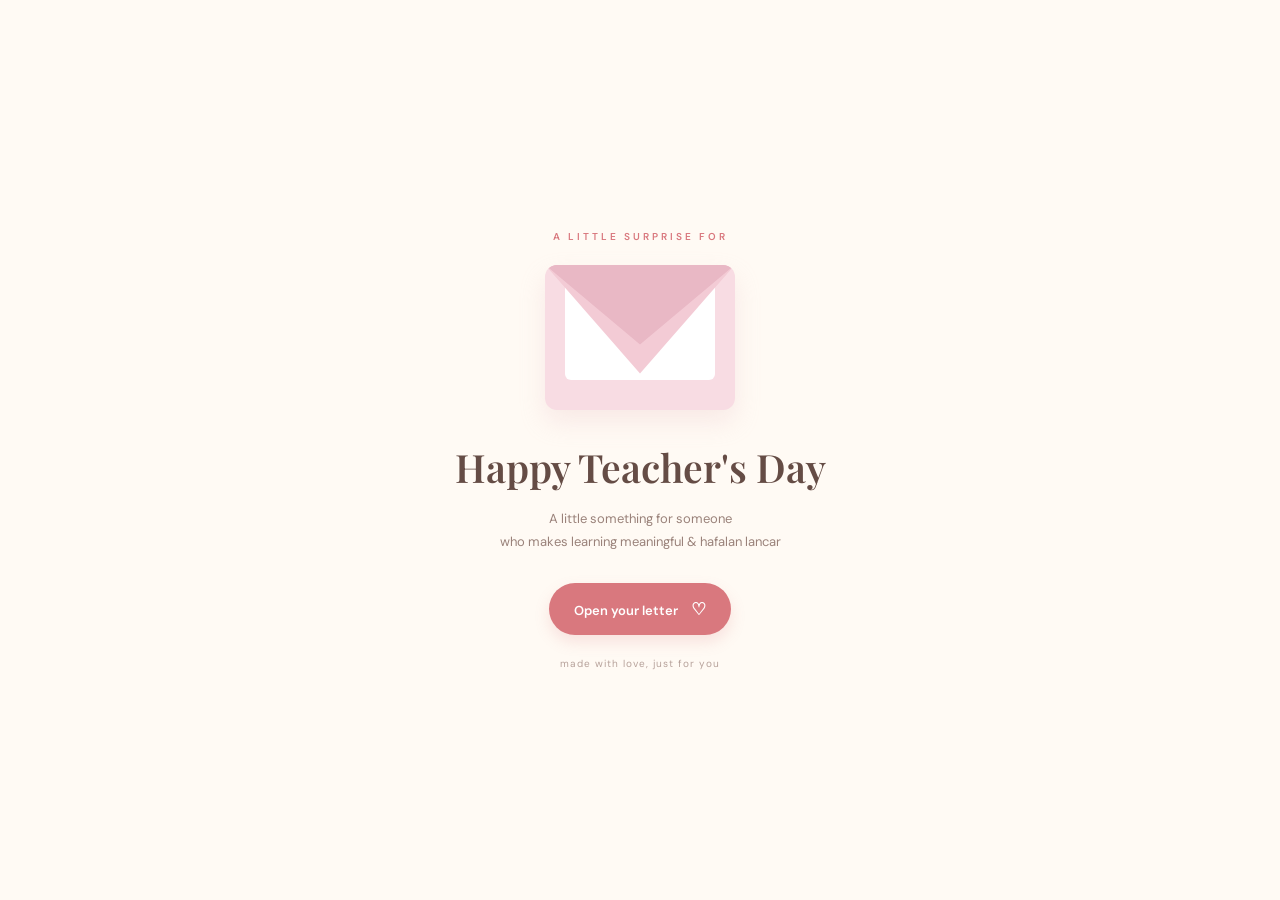
<file: index.html>
<!DOCTYPE html>
<html lang="en">
<head>
  <meta charset="UTF-8">
  <meta name="viewport" content="width=device-width, initial-scale=1.0">
  <title>A Little Thank You | Ustazah Cahya</title>
  <link rel="stylesheet" href="style.css">
</head>
<body>

  <div class="petals" id="petals"></div>

  <main class="app">

    <!-- Opening -->
    <section class="screen active" id="opening">
      <div class="tiny-label">A LITTLE SURPRISE FOR</div>

      <div class="envelope" id="envelope">
        <div class="envelope-flap"></div>
        <div class="letter-preview">
          <span>For youu! ♡</span>
        </div>
        <div class="envelope-front">
          <span>♡</span>
        </div>
      </div>

      <h1>Happy Teacher's Day</h1>
      <p class="subtitle">A little something for someone<br>who makes learning meaningful & hafalan lancar</p>

      <button class="main-button" id="openButton">
        Open your letter <span>♡</span>
      </button>

      <p class="small-note">made with love, just for you</p>
    </section>

    <!-- Letter -->
    <section class="screen" id="letter">
      <div class="flower flower-one">✿</div>
      <div class="flower flower-two">❀</div>

      <div class="tiny-label">A LETTER FOR YOU</div>
      <h2>Dear Ustazah Cahyaa camila,</h2>

      <div class="letter-card">
        <p id="message"></p>
        <div class="teacher-photo">
    <img src="ustazah-cahya.jpg.jpeg" alt="Ustazah Cahya">
    <p>Our lovely teacher ♡</p>
</div>
      </div>

      <button class="main-button" id="nextButton">
        One more thing <span>♡</span>
      </button>
    </section>

    <!-- Final -->
    <section class="screen" id="ending">
      <div class="bouquet">💐</div>

      <div class="tiny-label">WITH LOVE & GRATITUDE</div>
      <h1>Thank you,<br>Ustazah Cahya!</h1>

      <p class="final-message">
        May Allah always bless you with happiness,
        good health, and endless barakah.
      </p>

      <div class="heart">♡</div>

      <p class="signature">With love,<br><strong>Khaira</strong></p>

      <button class="main-button" id="replayButton">
        Read it again
      </button>
    </section>

  </main>

  <script src="script.js"></script>
</body>
</html>
</file>
<file: style.css>
@import url('https://fonts.googleapis.com/css2?family=DM+Sans:wght@400;500;600&family=Playfair+Display:wght@500;600;700&display=swap');

:root {
  --cream: #fffaf4;
  --pink: #f8dce3;
  --pink-dark: #e99aaa;
  --coral: #d9787e;
  --brown: #654c45;
  --sage: #b8c7a5;
  --white: #ffffff;
}

* {
  box-sizing: border-box;
  margin: 0;
  padding: 0;
}

body {
  min-height: 100vh;
  min-height: 100dvh;
  background: var(--cream);
  color: var(--brown);
  font-family: "DM Sans", sans-serif;
  overflow-x: hidden;
}

.app {
  position: relative;
  width: 100%;
  max-width: 430px;
  min-height: 100vh;
  min-height: 100dvh;
  margin: 0 auto;
  padding: 32px 24px;
  display: flex;
  align-items: center;
  justify-content: center;
}

.screen {
  display: none;
  width: 100%;
  text-align: center;
  animation: fadeIn 0.8s ease;
}

.screen.active {
  display: block;
}

.tiny-label {
  font-size: 10px;
  letter-spacing: 3px;
  font-weight: 600;
  color: var(--coral);
  margin-bottom: 22px;
}

h1, h2 {
  font-family: "Playfair Display", serif;
  font-weight: 600;
}

h1 {
  font-size: clamp(30px, 8vw, 39px);
  line-height: 1.2;
  margin-bottom: 16px;
}

h2 {
  font-size: 27px;
  margin-bottom: 24px;
}

.subtitle {
  font-size: 13px;
  line-height: 1.8;
  color: #9a827a;
  margin-bottom: 30px;
}

/* Envelope */

.envelope {
  position: relative;
  width: 190px;
  height: 145px;
  margin: 0 auto 34px;
  background: var(--pink);
  border-radius: 12px;
  box-shadow: 0 12px 25px #e7c4c84d;
  cursor: pointer;
  animation: float 3s ease-in-out infinite;
}

.envelope-front {
  position: absolute;
  inset: 0;
  background: #f3cbd5;
  clip-path: polygon(0 0, 100% 0, 50% 75%);
  border-radius: 12px;
  z-index: 3;
}

.envelope-front span {
  position: absolute;
  top: 40px;
  left: 50%;
  transform: translateX(-50%);
  color: var(--coral);
  font-size: 30px;
}

.envelope-flap {
  position: absolute;
  inset: 0;
  background: #e9b8c5;
  clip-path: polygon(0 0, 50% 55%, 100% 0);
  border-radius: 12px;
  z-index: 4;
  transform-origin: top;
  transition: transform 0.7s ease;
}

.letter-preview {
  position: absolute;
  top: 15px;
  left: 20px;
  right: 20px;
  height: 100px;
  background: var(--white);
  border-radius: 6px;
  display: flex;
  justify-content: center;
  padding-top: 22px;
  color: var(--coral);
  font-family: "Playfair Display", serif;
  font-size: 17px;
}

.envelope.open .envelope-flap {
  transform: rotateX(180deg);
}

.envelope.open {
  animation: none;
}

/* Buttons */

.main-button {
  border: none;
  background: var(--coral);
  color: white;
  padding: 15px 25px;
  min-height: 50px;
  border-radius: 50px;
  font-family: "DM Sans", sans-serif;
  font-size: 13px;
  font-weight: 600;
  cursor: pointer;
  box-shadow: 0 7px 15px #d9787e30;
  transition: transform 0.2s, background 0.2s;
}

.main-button:active {
  transform: scale(0.96);
}

.main-button span {
  margin-left: 10px;
  font-size: 17px;
}

.small-note {
  margin-top: 22px;
  font-size: 10px;
  color: #b6a19a;
  letter-spacing: 1px;
}

/* Letter page */

.letter-card {
  background: white;
  border: 1px solid #f3e4df;
  border-radius: 18px;
  padding: 26px 22px;
  margin-bottom: 26px;
  text-align: left;
  box-shadow: 0 10px 30px #cdb7a51a;
}

.letter-card p {
  font-size: 14px;
  line-height: 1.95;
  white-space: pre-line;
  color: #806b64;
}

.flower {
  position: absolute;
  color: var(--pink-dark);
  font-size: 40px;
  opacity: 0.7;
  animation: float 4s ease-in-out infinite;
}

.flower-one {
  top: 45px;
  left: 18px;
}

.flower-two {
  right: 20px;
  bottom: 65px;
  color: var(--sage);
}

/* Ending */

.bouquet {
  font-size: 70px;
  margin-bottom: 24px;
  animation: float 3s ease-in-out infinite;
}

.final-message {
  font-size: 14px;
  line-height: 1.9;
  color: #927b73;
  max-width: 290px;
  margin: 0 auto 24px;
}

.heart {
  font-size: 40px;
  color: var(--coral);
  margin-bottom: 18px;
  animation: heartbeat 1.5s ease-in-out infinite;
}

.signature {
  font-family: "Playfair Display", serif;
  font-size: 18px;
  line-height: 1.8;
  margin-bottom: 28px;
}

/* Floating petals */

.petal {
  position: fixed;
  top: -20px;
  color: #e9aab8;
  opacity: 0.6;
  pointer-events: none;
  animation: fall linear forwards;
  z-index: 0;
}

.app {
  z-index: 1;
}

/* Animations */

@keyframes fadeIn {
  from {
    opacity: 0;
    transform: translateY(15px);
  }

  to {
    opacity: 1;
    transform: translateY(0);
  }
}

@keyframes float {
  0%, 100% {
    transform: translateY(0);
  }

  50% {
    transform: translateY(-10px);
  }
}

@keyframes heartbeat {
  0%, 100% {
    transform: scale(1);
  }

  50% {
    transform: scale(1.15);
  }
}

@keyframes fall {
  to {
    transform: translateY(110vh) rotate(360deg);
    opacity: 0;
  }
}

/* Small phones */

@media (max-width: 360px) {
  .app {
    padding: 24px 18px;
  }

  h1 {
    font-size: 30px;
  }

  .letter-card {
    padding: 22px 18px;
  }

  .letter-card p {
    font-size: 13px;
  }
}

@media (prefers-reduced-motion: reduce) {
  *, *::before, *::after {
    animation-duration: 0.01ms !important;
    animation-iteration-count: 1 !important;
    transition-duration: 0.01ms !important;
  }
}
.teacher-photo {
    margin: 30px auto 20px;
    text-align: center;
    opacity: 0;
    animation: photoAppear 1.5s ease forwards;
    animation-delay: 0.5s;
}

.teacher-photo img {
    width: 180px;
    height: 230px;
    object-fit: cover;
    border-radius: 18px;
    border: 4px solid white;
    box-shadow: 0 8px 25px rgba(220, 150, 170, 0.25);

    animation: photoFloat 4s ease-in-out infinite;
}

.teacher-photo p {
    margin-top: 12px;
    font-size: 14px;
    color: #b77b91;
    font-style: italic;
}

@keyframes photoAppear {
    from {
        opacity: 0;
        transform: translateY(30px) scale(0.9);
    }

    to {
        opacity: 1;
        transform: translateY(0) scale(1);
    }
}

@keyframes photoFloat {
    0%, 100% {
        transform: translateY(0);
    }

    50% {
        transform: translateY(-8px);
    }
}
</file>
<file: for zah cahya/style.css>
@import url('https://fonts.googleapis.com/css2?family=DM+Sans:wght@400;500;600&family=Playfair+Display:wght@500;600;700&display=swap');

:root {
  --cream: #fffaf4;
  --pink: #f8dce3;
  --pink-dark: #e99aaa;
  --coral: #d9787e;
  --brown: #654c45;
  --sage: #b8c7a5;
  --white: #ffffff;
}

* {
  box-sizing: border-box;
  margin: 0;
  padding: 0;
}

body {
  min-height: 100vh;
  min-height: 100dvh;
  background: var(--cream);
  color: var(--brown);
  font-family: "DM Sans", sans-serif;
  overflow-x: hidden;
}

.app {
  position: relative;
  width: 100%;
  max-width: 430px;
  min-height: 100vh;
  min-height: 100dvh;
  margin: 0 auto;
  padding: 32px 24px;
  display: flex;
  align-items: center;
  justify-content: center;
}

.screen {
  display: none;
  width: 100%;
  text-align: center;
  animation: fadeIn 0.8s ease;
}

.screen.active {
  display: block;
}

.tiny-label {
  font-size: 10px;
  letter-spacing: 3px;
  font-weight: 600;
  color: var(--coral);
  margin-bottom: 22px;
}

h1, h2 {
  font-family: "Playfair Display", serif;
  font-weight: 600;
}

h1 {
  font-size: clamp(30px, 8vw, 39px);
  line-height: 1.2;
  margin-bottom: 16px;
}

h2 {
  font-size: 27px;
  margin-bottom: 24px;
}

.subtitle {
  font-size: 13px;
  line-height: 1.8;
  color: #9a827a;
  margin-bottom: 30px;
}

/* Envelope */

.envelope {
  position: relative;
  width: 190px;
  height: 145px;
  margin: 0 auto 34px;
  background: var(--pink);
  border-radius: 12px;
  box-shadow: 0 12px 25px #e7c4c84d;
  cursor: pointer;
  animation: float 3s ease-in-out infinite;
}

.envelope-front {
  position: absolute;
  inset: 0;
  background: #f3cbd5;
  clip-path: polygon(0 0, 100% 0, 50% 75%);
  border-radius: 12px;
  z-index: 3;
}

.envelope-front span {
  position: absolute;
  top: 40px;
  left: 50%;
  transform: translateX(-50%);
  color: var(--coral);
  font-size: 30px;
}

.envelope-flap {
  position: absolute;
  inset: 0;
  background: #e9b8c5;
  clip-path: polygon(0 0, 50% 55%, 100% 0);
  border-radius: 12px;
  z-index: 4;
  transform-origin: top;
  transition: transform 0.7s ease;
}

.letter-preview {
  position: absolute;
  top: 15px;
  left: 20px;
  right: 20px;
  height: 100px;
  background: var(--white);
  border-radius: 6px;
  display: flex;
  justify-content: center;
  padding-top: 22px;
  color: var(--coral);
  font-family: "Playfair Display", serif;
  font-size: 17px;
}

.envelope.open .envelope-flap {
  transform: rotateX(180deg);
}

.envelope.open {
  animation: none;
}

/* Buttons */

.main-button {
  border: none;
  background: var(--coral);
  color: white;
  padding: 15px 25px;
  min-height: 50px;
  border-radius: 50px;
  font-family: "DM Sans", sans-serif;
  font-size: 13px;
  font-weight: 600;
  cursor: pointer;
  box-shadow: 0 7px 15px #d9787e30;
  transition: transform 0.2s, background 0.2s;
}

.main-button:active {
  transform: scale(0.96);
}

.main-button span {
  margin-left: 10px;
  font-size: 17px;
}

.small-note {
  margin-top: 22px;
  font-size: 10px;
  color: #b6a19a;
  letter-spacing: 1px;
}

/* Letter page */

.letter-card {
  background: white;
  border: 1px solid #f3e4df;
  border-radius: 18px;
  padding: 26px 22px;
  margin-bottom: 26px;
  text-align: left;
  box-shadow: 0 10px 30px #cdb7a51a;
}

.letter-card p {
  font-size: 14px;
  line-height: 1.95;
  white-space: pre-line;
  color: #806b64;
}

.flower {
  position: absolute;
  color: var(--pink-dark);
  font-size: 40px;
  opacity: 0.7;
  animation: float 4s ease-in-out infinite;
}

.flower-one {
  top: 45px;
  left: 18px;
}

.flower-two {
  right: 20px;
  bottom: 65px;
  color: var(--sage);
}

/* Ending */

.bouquet {
  font-size: 70px;
  margin-bottom: 24px;
  animation: float 3s ease-in-out infinite;
}

.final-message {
  font-size: 14px;
  line-height: 1.9;
  color: #927b73;
  max-width: 290px;
  margin: 0 auto 24px;
}

.heart {
  font-size: 40px;
  color: var(--coral);
  margin-bottom: 18px;
  animation: heartbeat 1.5s ease-in-out infinite;
}

.signature {
  font-family: "Playfair Display", serif;
  font-size: 18px;
  line-height: 1.8;
  margin-bottom: 28px;
}

/* Floating petals */

.petal {
  position: fixed;
  top: -20px;
  color: #e9aab8;
  opacity: 0.6;
  pointer-events: none;
  animation: fall linear forwards;
  z-index: 0;
}

.app {
  z-index: 1;
}

/* Animations */

@keyframes fadeIn {
  from {
    opacity: 0;
    transform: translateY(15px);
  }

  to {
    opacity: 1;
    transform: translateY(0);
  }
}

@keyframes float {
  0%, 100% {
    transform: translateY(0);
  }

  50% {
    transform: translateY(-10px);
  }
}

@keyframes heartbeat {
  0%, 100% {
    transform: scale(1);
  }

  50% {
    transform: scale(1.15);
  }
}

@keyframes fall {
  to {
    transform: translateY(110vh) rotate(360deg);
    opacity: 0;
  }
}

/* Small phones */

@media (max-width: 360px) {
  .app {
    padding: 24px 18px;
  }

  h1 {
    font-size: 30px;
  }

  .letter-card {
    padding: 22px 18px;
  }

  .letter-card p {
    font-size: 13px;
  }
}

@media (prefers-reduced-motion: reduce) {
  *, *::before, *::after {
    animation-duration: 0.01ms !important;
    animation-iteration-count: 1 !important;
    transition-duration: 0.01ms !important;
  }
}
</file>
